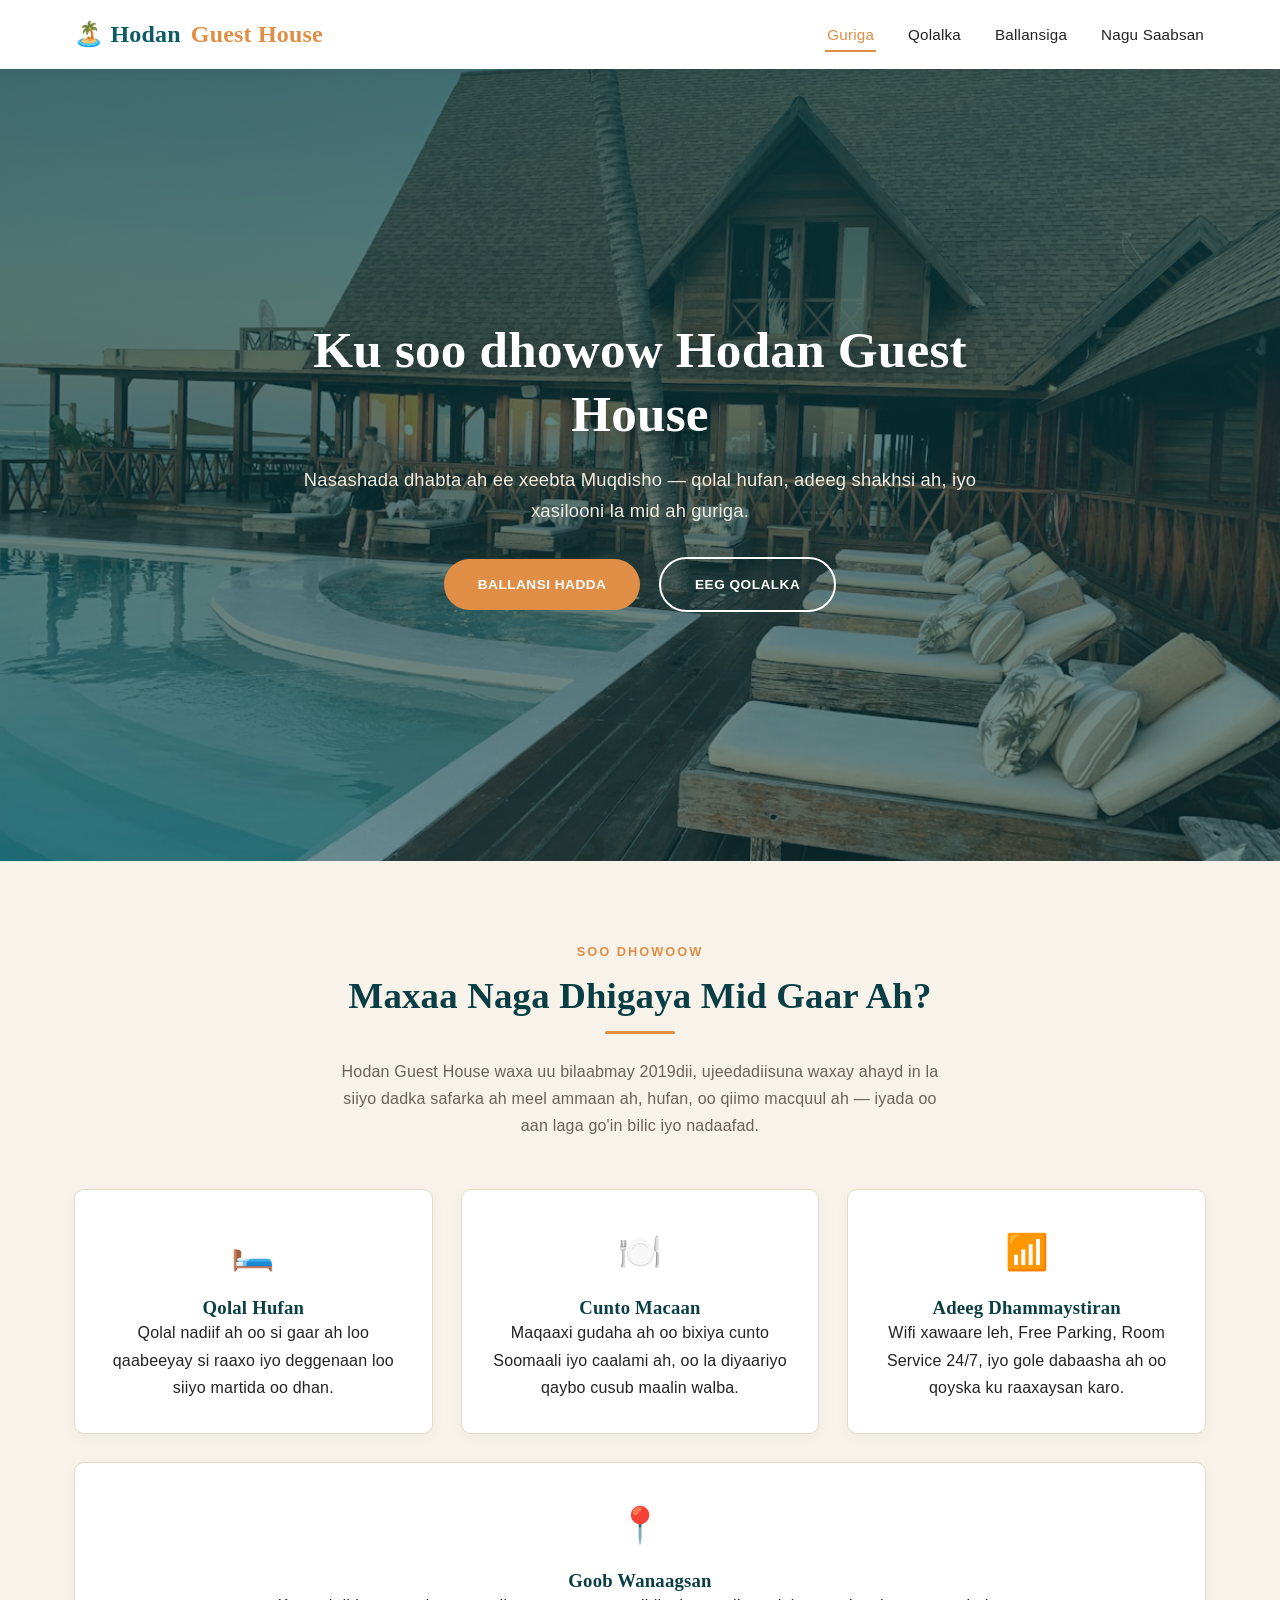
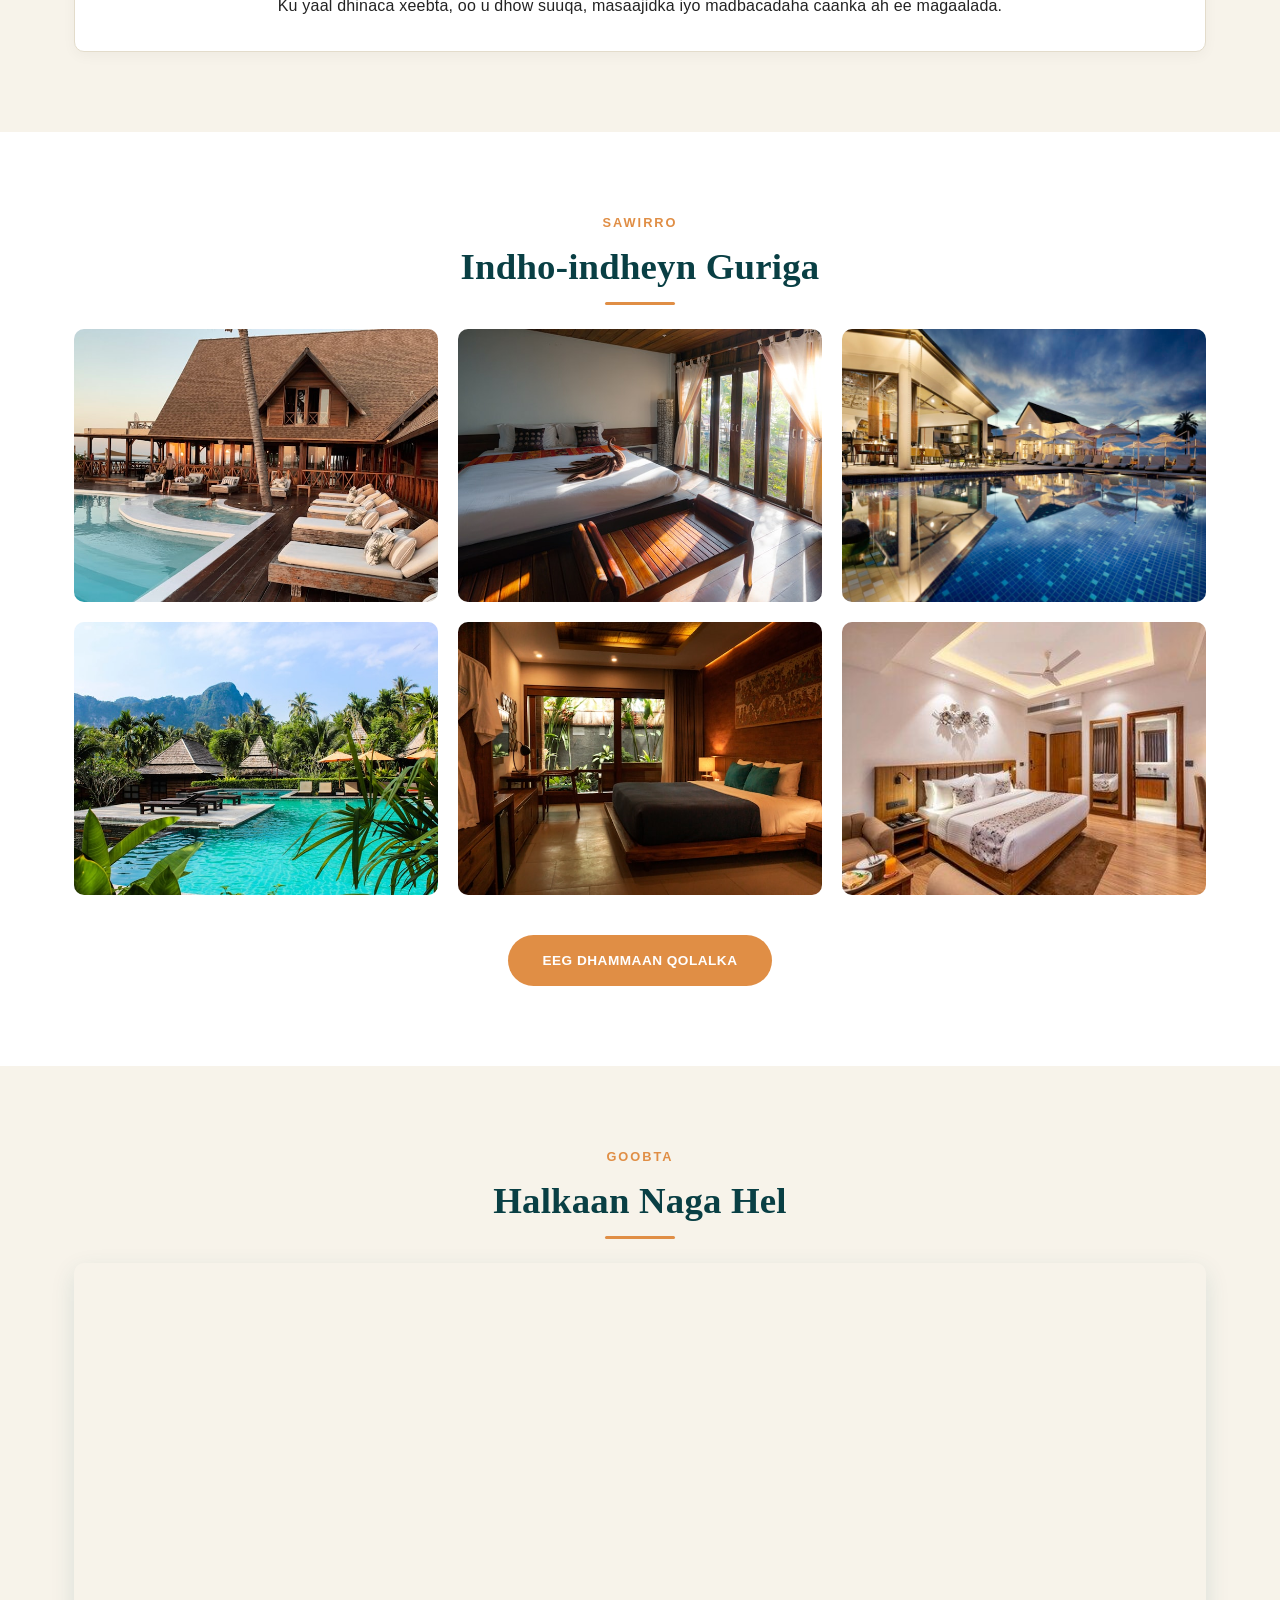
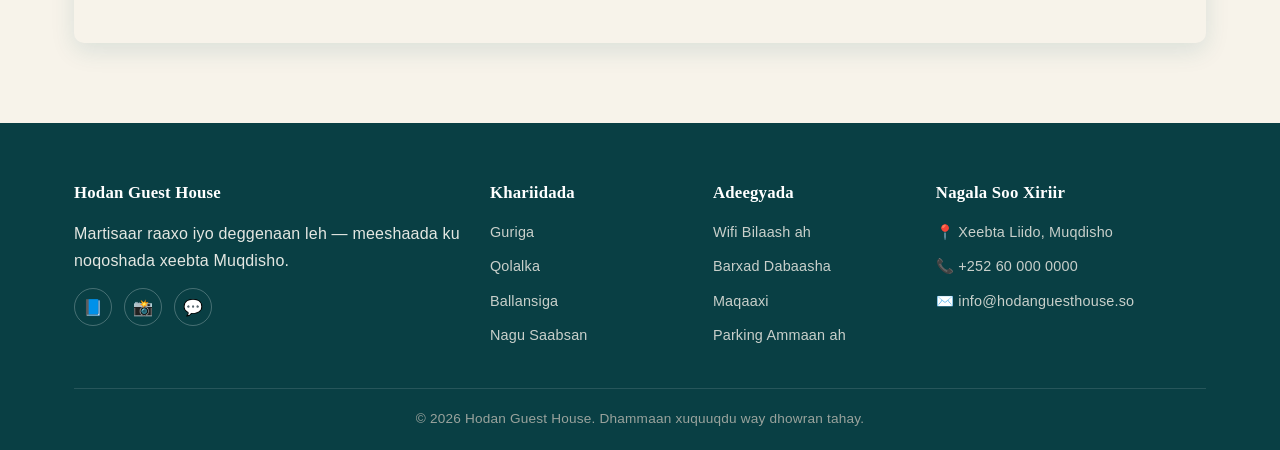
<file: index.html>
<!DOCTYPE html>
<html lang="so">
<head>
  <meta charset="UTF-8">
  <meta name="viewport" content="width=device-width, initial-scale=1.0">
  <title>Hodan Guest House | Bogga Hore</title>
  <link rel="stylesheet" href="style.css">
</head>
<body>
  <header class="site-header">
    <div class="nav-wrapper">
      <a href="index.html" class="logo">🏝️ Hodan <span>Guest House</span></a>
      <nav class="main-nav">
        <ul>
          <li><a href="index.html" class="active">Guriga</a></li>
          <li><a href="rooms.html">Qolalka</a></li>
          <li><a href="booking.html">Ballansiga</a></li>
          <li><a href="about.html">Nagu Saabsan</a></li>
        </ul>
      </nav>    
    </div>
  </header>
  <section class="hero">
    <div class="hero-content">
      <h1>Ku soo dhowow Hodan Guest House</h1>
      <p>Nasashada dhabta ah ee xeebta Muqdisho — qolal hufan, adeeg shakhsi ah, iyo xasilooni la mid ah guriga.</p>
      <a href="booking.html" class="btn">Ballansi Hadda</a>
      <a href="rooms.html" class="btn btn-outline">Eeg Qolalka</a>
    </div>
  </section>
  <main>
    <section id="overview">
      <div class="container">
        <span class="eyebrow">Soo Dhowoow</span>
        <h2 class="section-title">Maxaa Naga Dhigaya Mid Gaar Ah?</h2>
        <div class="divider"></div>
        <p class="section-sub">Hodan Guest House waxa uu bilaabmay 2019dii, ujeedadiisuna waxay ahayd in la siiyo dadka safarka ah meel ammaan ah, hufan, oo qiimo macquul ah — iyada oo aan laga go'in bilic iyo nadaafad.</p>

        <div class="overview-grid">
          <article class="overview-card">
            <div class="icon">🛏️</div>
            <h3>Qolal Hufan</h3>
            <p>Qolal nadiif ah oo si gaar ah loo qaabeeyay si raaxo iyo deggenaan loo siiyo martida oo dhan.</p>
          </article>
          <article class="overview-card">
            <div class="icon">🍽️</div>
            <h3>Cunto Macaan</h3>
            <p>Maqaaxi gudaha ah oo bixiya cunto Soomaali iyo caalami ah, oo la diyaariyo qaybo cusub maalin walba.</p>
          </article>
          <article class="overview-card">
            <div class="icon">📶</div>
            <h3>Adeeg Dhammaystiran</h3>
            <p>Wifi xawaare leh, Free Parking, Room Service 24/7, iyo gole dabaasha ah oo qoyska ku raaxaysan karo.</p>
          </article>
          <article class="overview-card">
            <div class="icon">📍</div>
            <h3>Goob Wanaagsan</h3>
            <p>Ku yaal dhinaca xeebta, oo u dhow suuqa, masaajidka iyo madbacadaha caanka ah ee magaalada.</p>
          </article>
        </div>
      </div>
    </section>
    <section class="bg-alt" id="gallery-preview">
      <div class="container">
        <span class="eyebrow">Sawirro</span>
        <h2 class="section-title">Indho-indheyn Guriga</h2>
        <div class="divider"></div>

        <div class="gallery-grid">
          <figure class="gallery-item">
            <img src="Qlka jiifka.png" alt="Qolka jiifka oo nadiif ah leh sariir weyn">
            <figcaption class="gallery-caption">Qolka Deluxe</figcaption>
          </figure>
          <figure class="gallery-item">
            <img src="maqaaxida hoolka.png" alt="Maqaaxida hoolka oo miisaska leh">
            <figcaption class="gallery-caption">Maqaaxida</figcaption>
          </figure>
          <figure class="gallery-item">
            <img src="barxada dabaasha.png" alt="Barxadda dabaasha">
            <figcaption class="gallery-caption">Barxadda Dabaasha</figcaption>
          </figure>
          <figure class="gallery-item">
            <img src="aragga xeebta.png" alt="Qolka fadhiga ee dekedda u eg">
            <figcaption class="gallery-caption">Aragga Xeebta</figcaption>
          </figure>
          <figure class="gallery-item">
            <img src="soo dhaweynta.png" alt="Albaabka soo dhaweynta">
            <figcaption class="gallery-caption">Soo Dhaweynta</figcaption>
          </figure>
          <figure class="gallery-item">
            <img src="Qolka kolanka.png" alt="Qolka kulanka">
            <figcaption class="gallery-caption">Qolka Kulanka</figcaption>
          </figure>
        </div>
        <div style="text-align:center; margin-top:40px;">
          <a href="rooms.html" class="btn">Eeg Dhammaan Qolalka</a>
        </div>
      </div>
    </section>
    <section id="location">
      <div class="container">
        <span class="eyebrow">Goobta</span>
        <h2 class="section-title">Halkaan Naga Hel</h2>
        <div class="divider"></div>
        <div class="embed-wrapper">
          <iframe src="https://www.google.com/maps?q=Mogadishu,Somalia&output=embed" loading="lazy" referrerpolicy="no-referrer-when-downgrade" title="Goobta Hodan Guest House"></iframe>
        </div>
      </div>
    </section>
  </main>
  <footer class="site-footer">
    <div class="container">
      <div class="footer-grid">
        <div>
          <h4>Hodan Guest House</h4>
          <p>Martisaar raaxo iyo deggenaan leh — meeshaada ku noqoshada xeebta Muqdisho.</p>
          <div class="social-links">
            <a href="https://facebook.com" target="_blank" rel="noopener" aria-label="Facebook">📘</a>
            <a href="https://instagram.com" target="_blank" rel="noopener" aria-label="Instagram">📸</a>
            <a href="https://wa.me/252600000000" target="_blank" rel="noopener" aria-label="WhatsApp">💬</a>
          </div>
        </div>
        <div>
          <h4>Khariidada</h4>
          <ul>
            <li><a href="index.html">Guriga</a></li>
            <li><a href="rooms.html">Qolalka</a></li>
            <li><a href="booking.html">Ballansiga</a></li>
            <li><a href="about.html">Nagu Saabsan</a></li>
          </ul>
        </div>
        <div>
          <h4>Adeegyada</h4>
          <ul>
            <li>Wifi Bilaash ah</li>
            <li>Barxad Dabaasha</li>
            <li>Maqaaxi</li>
            <li>Parking Ammaan ah</li>
          </ul>
        </div>
        <div>
          <h4>Nagala Soo Xiriir</h4>
          <ul>
            <li>📍 Xeebta Liido, Muqdisho</li>
            <li>📞 +252 60 000 0000</li>
            <li>✉️ info@hodanguesthouse.so</li>
          </ul>
        </div>
      </div>
      <div class="footer-bottom">
        &copy; 2026 Hodan Guest House. Dhammaan xuquuqdu way dhowran tahay.
      </div>
    </div>
  </footer>

</body>
</html>
</file>
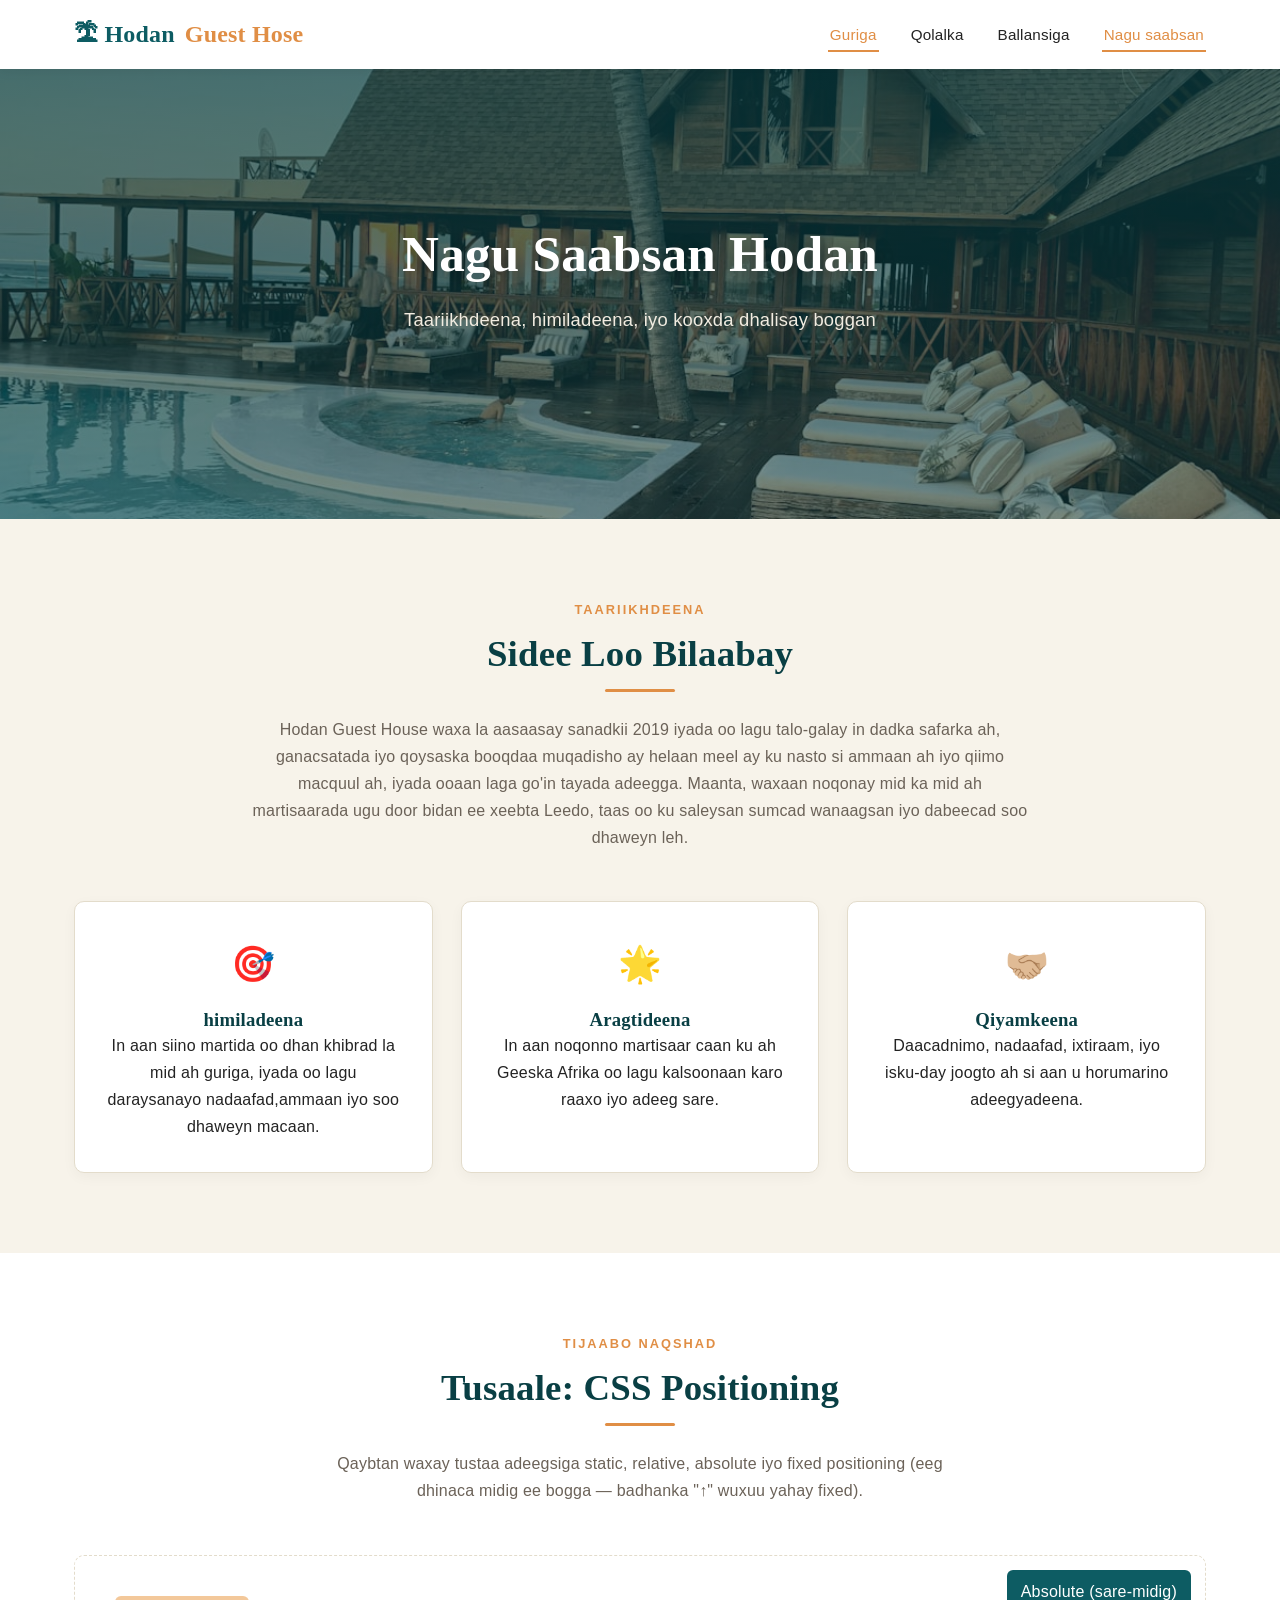
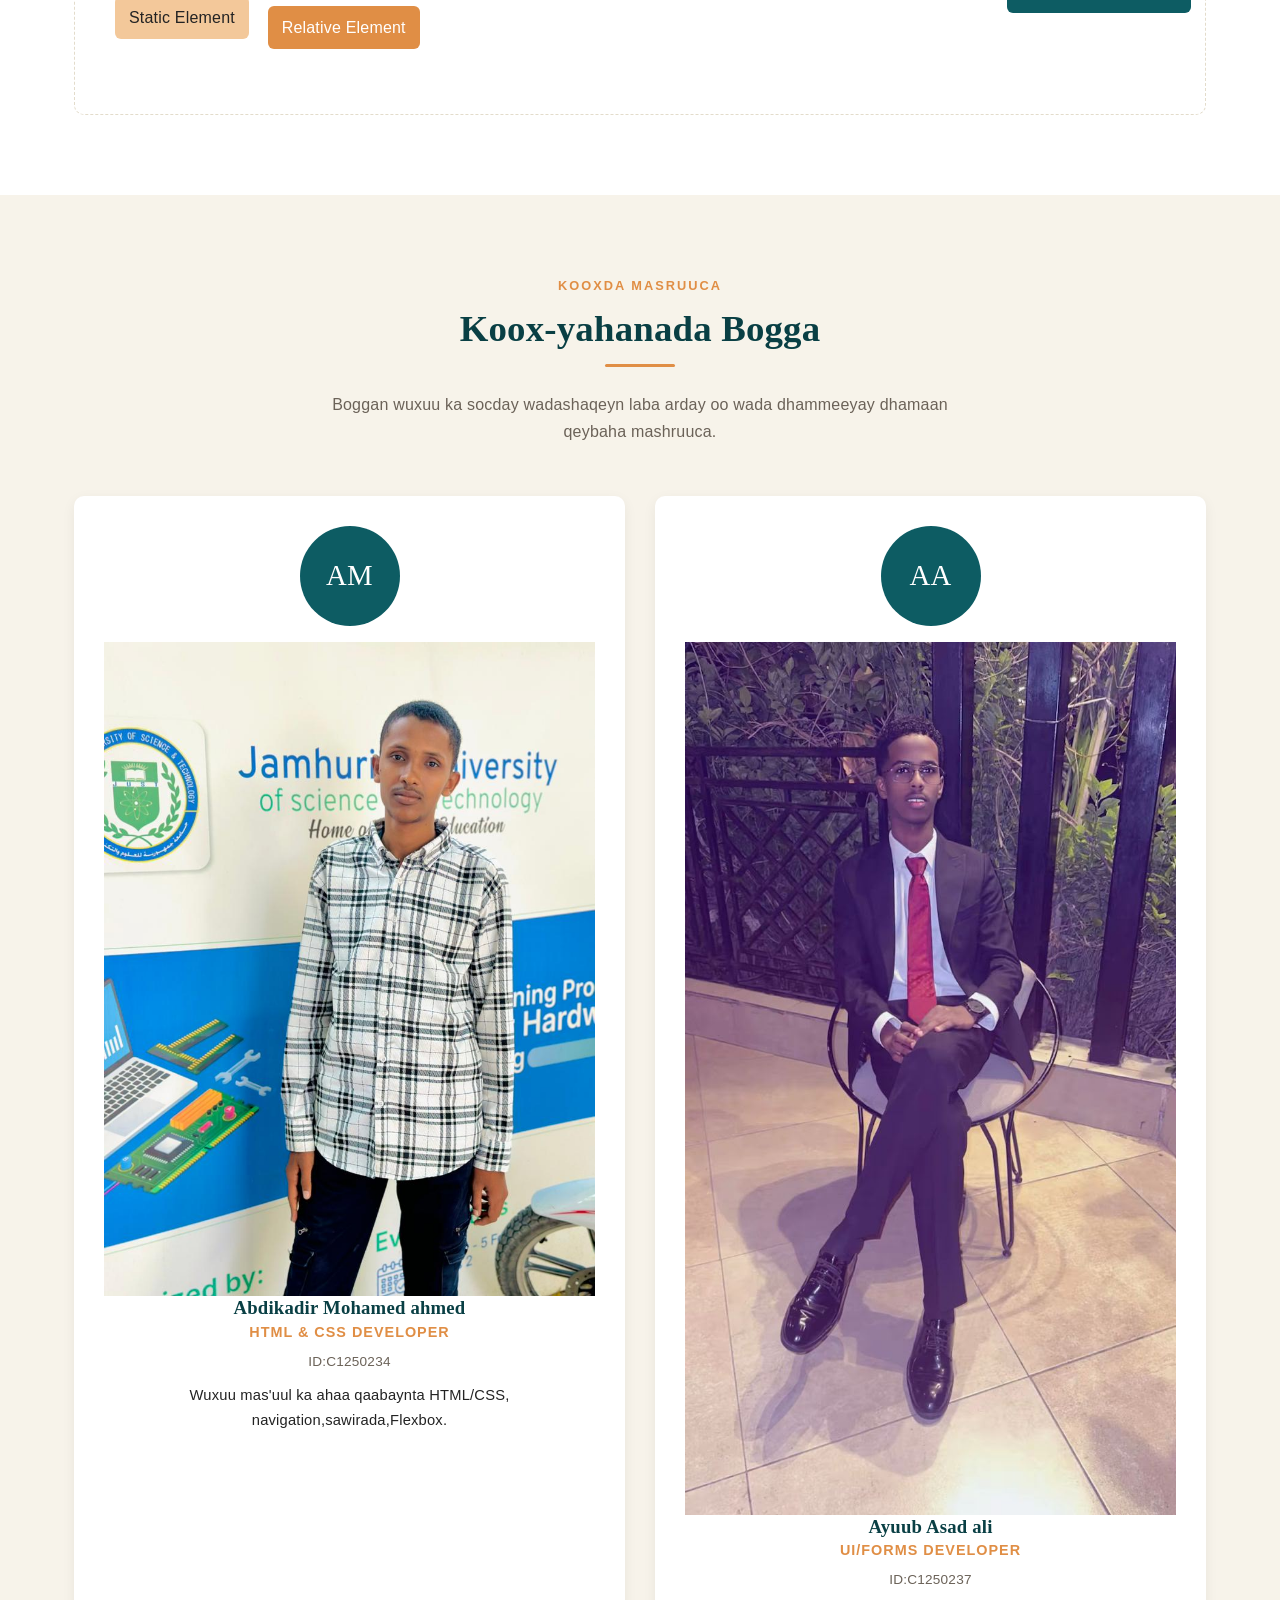
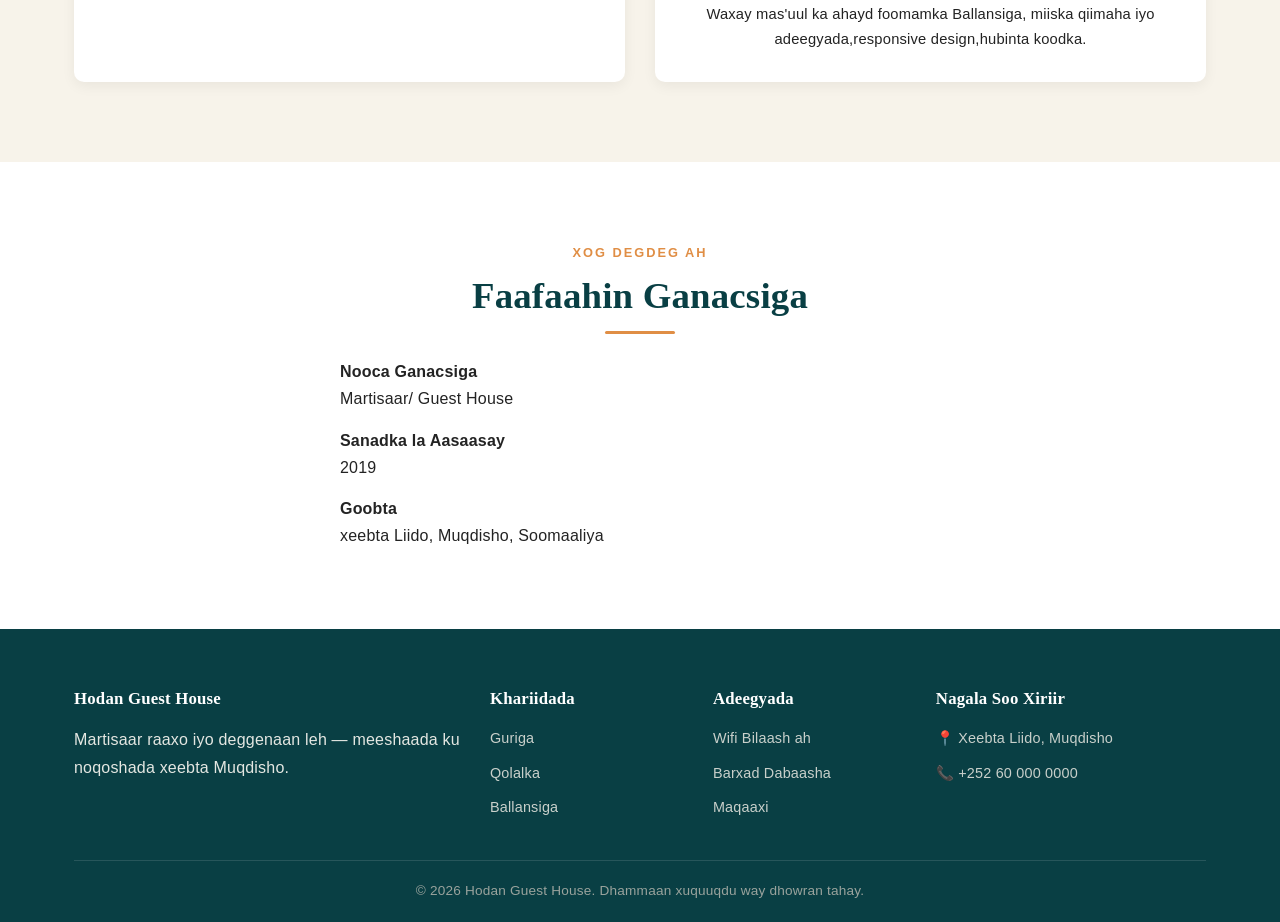
<file: about.html>
<!DOCTYPE html>
<html lang="en">
<head>
    <meta charset="UTF-8">
    <meta name="viewport" content="width=device-width, initial-scale=1.0">
    <title>Hodan Guest Hose | Nagu Saabsan</title>
    <link rel="stylesheet" href="style.css">
</head>
<body>
     <header class="site-header">
        <div class="nav-wrapper">
            <a href="index.html" class="logo">🏝 Hodan <span>Guest Hose</span></a>
            <nav class="main-nav">
                <ul>
                    <li><a href="index.html" class="active">Guriga</a></li>
                    <li><a href="rooms.html">Qolalka</a></li>
                    <li><a href="booking.html">Ballansiga</a></li>
                    <li><a href="about.html" class="active">Nagu saabsan</a></li>
                </ul>
            </nav>
        </div>
    </header>
     <section class="hero" style="min-height: 50vh;">
        <div class="hero-content">
            <h1>Nagu Saabsan Hodan</h1>
            <p>Taariikhdeena, himiladeena, iyo kooxda dhalisay boggan</p>
          </div>
    </section>
    <main>
        <section id="story">
            <div class="container">
                <span class="eyebrow">Taariikhdeena</span>
                <h2 class="section-title">Sidee Loo Bilaabay</h2>
                <div class="divider"></div>
                <p class="section-sub" style="max-width: 780px;">Hodan Guest House waxa la aasaasay sanadkii 2019 iyada oo lagu talo-galay in dadka safarka ah, ganacsatada iyo qoysaska booqdaa muqadisho ay helaan meel ay ku nasto si ammaan ah iyo qiimo macquul ah, iyada ooaan laga go'in tayada adeegga. Maanta, waxaan noqonay mid ka mid ah martisaarada ugu door bidan ee xeebta Leedo, taas oo ku saleysan sumcad wanaagsan iyo dabeecad soo dhaweyn leh.</p>
                <div class="overview-grid" style="margin-top: 50px;">
                    <article class="overview-card">
                        <div class="icon">🎯</div>
                        <h3>himiladeena</h3>
                        <p>In aan siino martida oo dhan khibrad la mid ah guriga, iyada oo lagu daraysanayo nadaafad,ammaan iyo soo dhaweyn macaan.</p>
                    </article>
                    <article class="overview-card">
            <div class="icon">🌟</div>
            <h3>Aragtideena</h3>
            <p>In aan noqonno martisaar caan ku ah Geeska Afrika oo lagu kalsoonaan karo raaxo iyo adeeg sare.</p>
          </article>
                    <article class="overview-card">
                        <div class="icon">🤝🏼</div>
                        <h3>Qiyamkeena</h3>
                        <p>Daacadnimo, nadaafad, ixtiraam, iyo isku-day joogto ah si aan u horumarino adeegyadeena.</p>
                    </article>
                </div>
            </div>
        </section>
       <section class="bg-alt">
      <div class="container">
        <span class="eyebrow">Tijaabo Naqshad</span>
        <h2 class="section-title">Tusaale: CSS Positioning</h2>
        <div class="divider"></div>
        <p class="section-sub">Qaybtan waxay tustaa adeegsiga static, relative, absolute iyo fixed positioning (eeg dhinaca midig ee bogga — badhanka "↑" wuxuu yahay fixed).</p>
        <div class="position-demo">
          <span class="pos-static">Static Element</span>
          <span class="pos-relative">Relative Element</span>
          <span class="pos-absolute">Absolute (sare-midig)</span>
        </div>
      </div>
    </section>
    <section id="team">
        <div class="container">
            <span class="eyebrow">Kooxda Masruuca</span>
            <h2 class="section-title">Koox-yahanada Bogga</h2>
            <div class="divider"></div>
            <p class="section-sub">Boggan wuxuu ka socday wadashaqeyn laba arday oo wada dhammeeyay dhamaan qeybaha mashruuca.</p>
            <div class="team-grid">
                <article class="team-card">
                    <div class="team-avatar">AM</div>
                    <img src="Abdikadir.png" alt="">
                    <h3>Abdikadir Mohamed ahmed</h3>
                    <p class="team-role">HTML & CSS Developer</p>
                    <p class="team-id">ID:C1250234</p>
                    <P style="margin-top: 10PX;font-size: 0.92rem;">Wuxuu mas'uul ka ahaa qaabaynta HTML/CSS, navigation,sawirada,Flexbox.</P>
                </article>
                <article class="team-card">
                    <div class="team-avatar">AA</div>
                    <img src="Ayuub.png" alt="Ayuub">
                    <h3>Ayuub Asad ali</h3>
                    <p class="team-role">UI/Forms Developer</p>
                    <p class="team-id">ID:C1250237</p>
                    <P style="margin-top: 10PX;font-size: 0.92rem;">Waxay mas'uul ka ahayd foomamka  Ballansiga, miiska qiimaha iyo adeegyada,responsive design,hubinta koodka.</P>
                </article>
            </div>
        </div>
    </section>
    <section class="bg-alt">
        <div class="container">
            <span class="eyebrow">Xog Degdeg ah</span>
            <h2 class="section-title">Faafaahin Ganacsiga</h2>
            <div class="divider"></div>
            <dl style="max-width: 600px; margin:0 auto;">
                <dt style="font-weight: 700;margin-top: 14px;">Nooca Ganacsiga</dt>
                <dd>Martisaar/ Guest House</dd>
                <dt style="font-weight: 700;margin-top: 14px;">Sanadka la Aasaasay</dt>
                <dd>2019</dd>
                <dt style="font-weight: 700;margin-top: 14px;">Goobta</dt>
                <dd>xeebta Liido, Muqdisho, Soomaaliya</dd>
            </dl>
        </div>
    </section>
    </main>
    <footer class="site-footer">
    <div class="container">
      <div class="footer-grid">
        <div>
          <h4>Hodan Guest House</h4>
          <p>Martisaar raaxo iyo deggenaan leh — meeshaada ku noqoshada xeebta Muqdisho.</p>
        </div>
        <div>
          <h4>Khariidada</h4>
          <ul>
            <li><a href="index.html">Guriga</a></li>
            <li><a href="rooms.html">Qolalka</a></li>
            <li><a href="booking.html">Ballansiga</a></li>
          </ul>
        </div>
        <div>
          <h4>Adeegyada</h4>
          <ul>
            <li>Wifi Bilaash ah</li>
            <li>Barxad Dabaasha</li>
            <li>Maqaaxi</li>
          </ul>
        </div>
        <div>
          <h4>Nagala Soo Xiriir</h4>
          <ul>
            <li>📍 Xeebta Liido, Muqdisho</li>
            <li>📞 +252 60 000 0000</li>
          </ul>
        </div>
      </div>
      <div class="footer-bottom">&copy; 2026 Hodan Guest House. Dhammaan xuquuqdu way dhowran tahay.</div>
    </div>
  </footer>
</body>
</html>
</file>
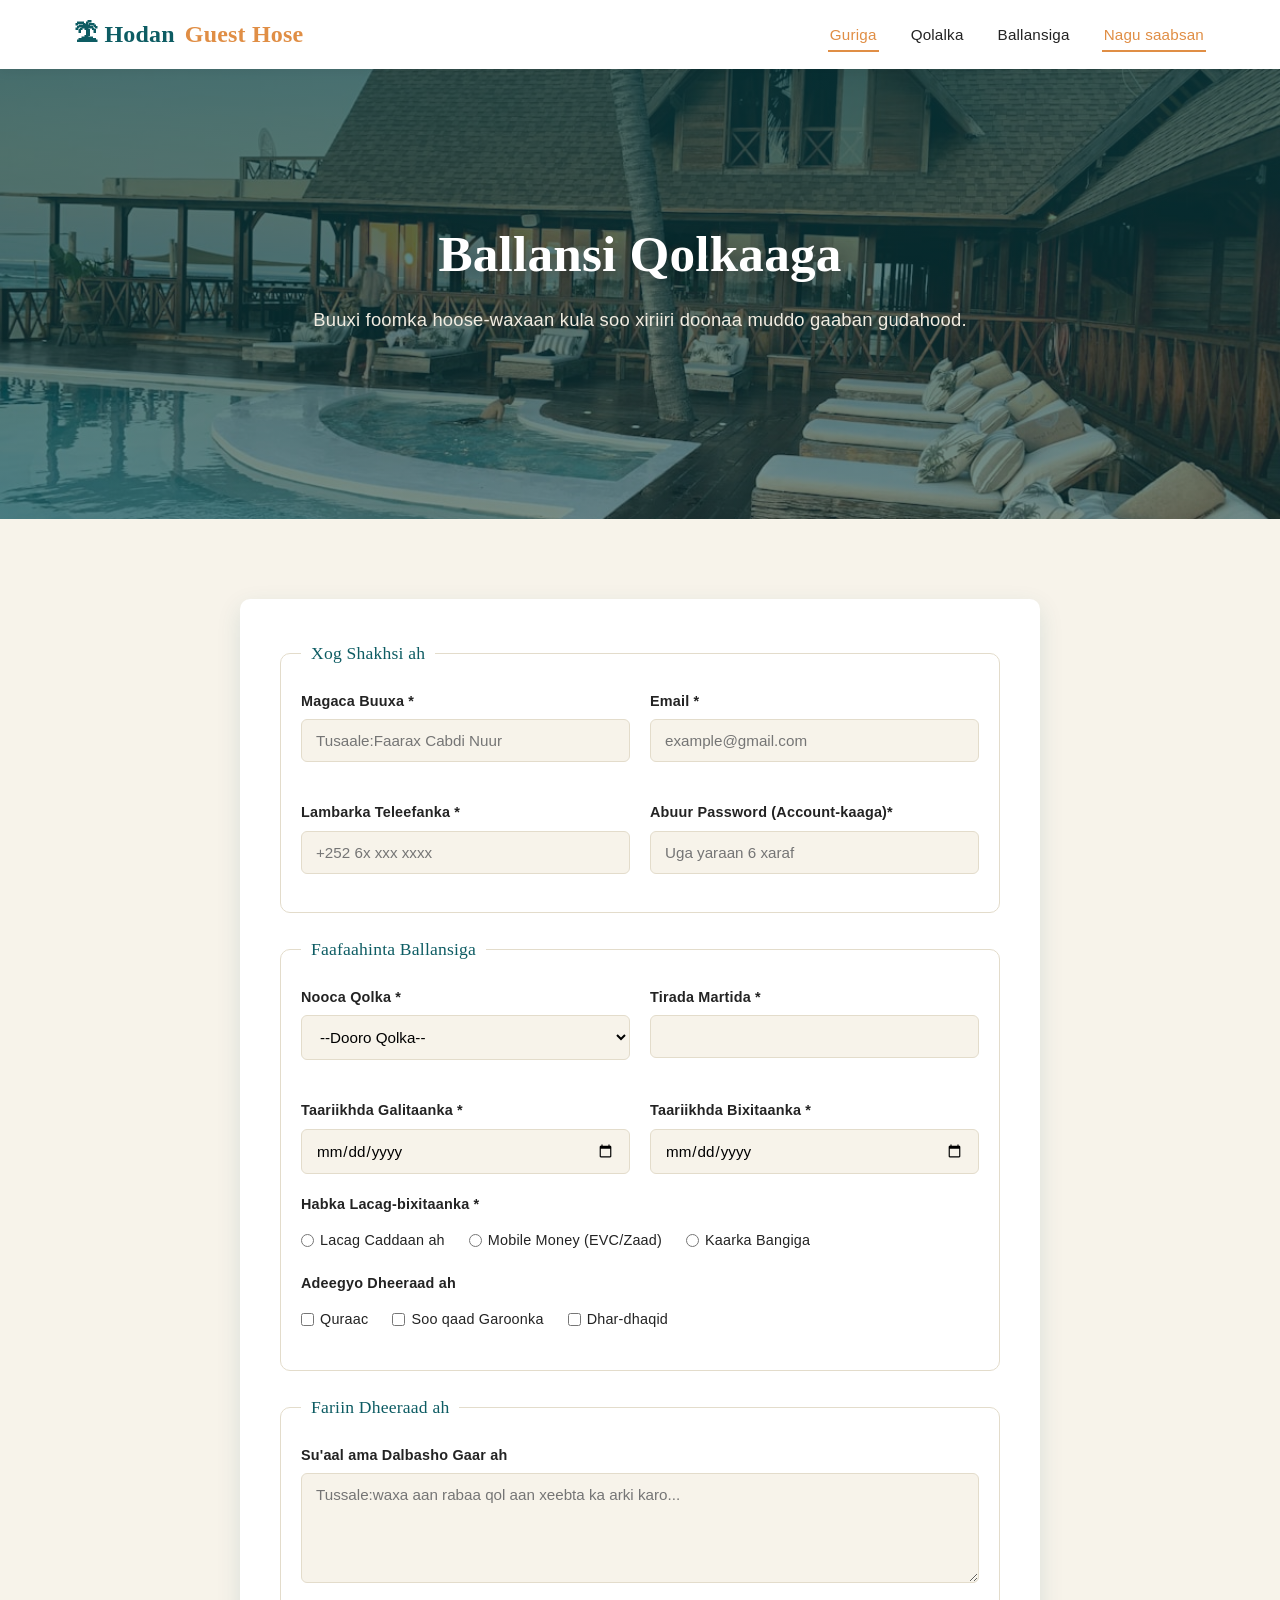
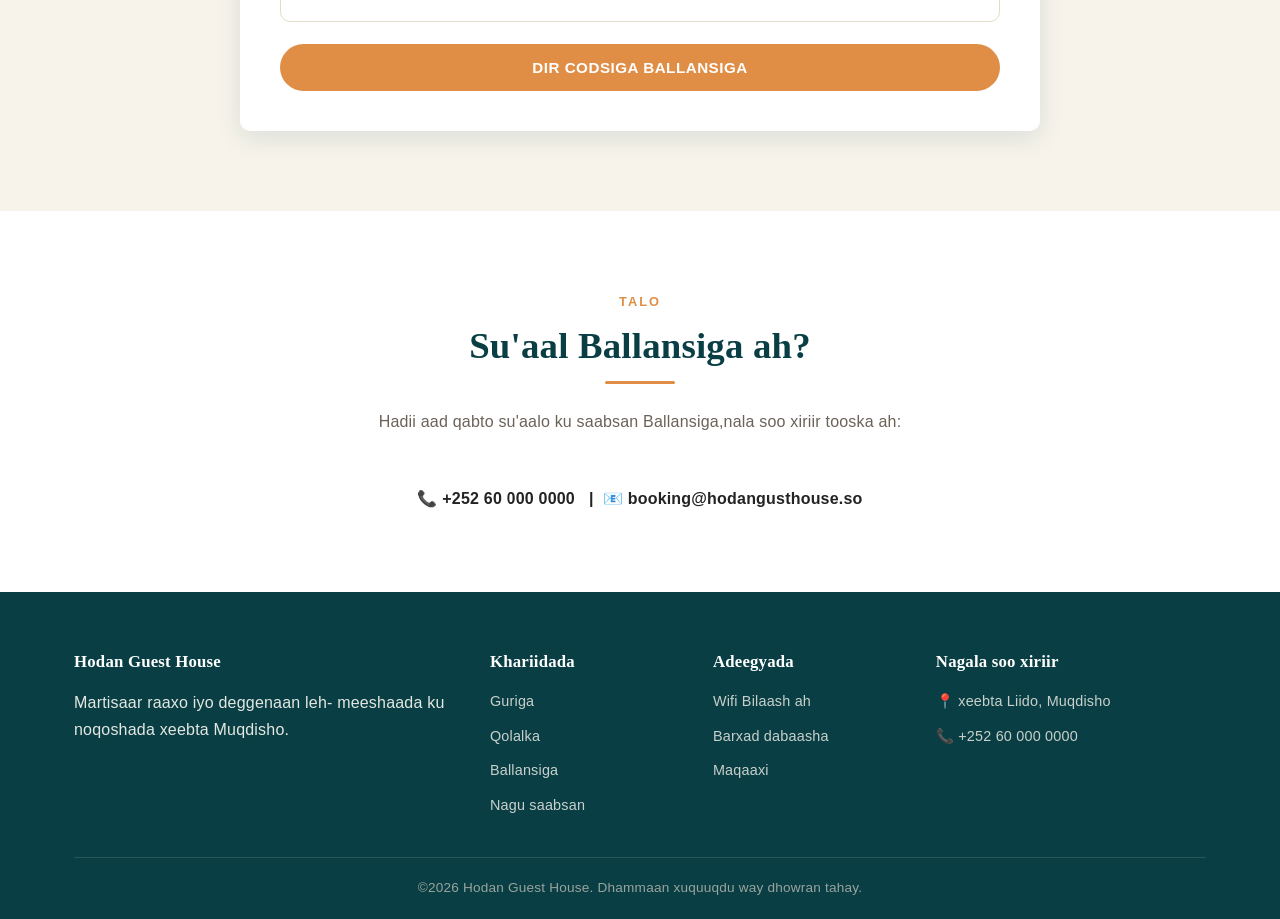
<file: booking.html>
<!DOCTYPE html>
<html lang="en">
<head>
    <meta charset="UTF-8">
    <meta name="viewport" content="width=device-width, initial-scale=1.0">
    <title>Hodan Guest Hose | Ballansiga</title>
    <link rel="stylesheet" href="style.css">
</head>
<body>
     <header class="site-header">
        <div class="nav-wrapper">
            <a href="index.html" class="logo">🏝 Hodan <span>Guest Hose</span></a>
            <nav class="main-nav">
                <ul>
                    <li><a href="index.html" class="active">Guriga</a></li>
                    <li><a href="rooms.html">Qolalka</a></li>
                    <li><a href="booking.html">Ballansiga</a></li>
                    <li><a href="about.html" class="active">Nagu saabsan</a></li>
                </ul>
            </nav>
        </div>
    </header>
    <section class="hero" style="min-height: 50vh;">
        <div class="hero-content">
            <h1>Ballansi Qolkaaga</h1>
            <p>Buuxi foomka hoose-waxaan kula soo xiriiri doonaa muddo gaaban gudahood.</p>
          </div>
    </section>
    <main>
        <section id="booking-form">
            <div class="container">
                <div class="form-wrapper">
                    <form class="validate-form" action="#" method="post">
                        <fieldset>
                            <legend>Xog Shakhsi ah</legend>
                            <div class="form-grid">
                                <div class="field-group">
                                    <label for="fullname">Magaca Buuxa *</label>
                                    <input type="text" name="fullname" id="fullname" placeholder="Tusaale:Faarax Cabdi Nuur" required minlength="4">
                                  </div>
                                  <div class="field-group">
                                    <label for="email">Email *</label>
                                    <input type="email" name="email" id="email" placeholder="example@gmail.com" required>
                                  </div>
                                  <div class="field-group">
                                    <label for="phone">Lambarka Teleefanka *</label>
                                    <input type="tel" name="phone" id="phone" placeholder="+252 6x xxx xxxx">
                                  </div>
                                   <div class="field-group">
                                    <label for="password">Abuur Password (Account-kaaga)*</label>
                                    <input type="password" name="password" id="password" placeholder="Uga yaraan 6 xaraf" required minlength="6">
                                 </div>
                                </div>
                        </fieldset>
                        <fieldset>
                            <legend>Faafaahinta Ballansiga</legend>
                            <div class="form-grid">
                                <div class="field-group">
                                <label for="room-type">Nooca Qolka *</label>
                                <select name="room-type" id="room-type" required>
                                    <option value="">--Dooro Qolka-- </option>
                                    <option value="standard">Qolka Caadiga ah- $25</option>
                                    <option value="deluxe">Qolka Deluxe- $45</option>
                                    <option value="family">Family Suite- $70</option>
                                </select>
                            </div>
                            <div class="field-group">
                                <label for="guests">Tirada Martida *</label>
                                <input type="number" name="guests" id="guests" min="1" max="4" required>
                            </div>
                            <div class="field-group">
                                <label for="checkin">Taariikhda Galitaanka *</label>
                                <input type="date" name="checkin" id="checkin" required>
                            </div>
                            <div class="field-group">
                                <label for="checkout">Taariikhda Bixitaanka *</label>
                                <input type="date" name="checkout" id="checkout" required>
                            </div>
                            </div>
                            <div class="field-group fuul">
                                <label>Habka Lacag-bixitaanka *</label>
                                <div class="radio-row">
                                    <label><input type="radio" name="payment" value="cash" required>Lacag Caddaan ah</label>
                                    <label><input type="radio" name="payment" value="mobile">Mobile Money (EVC/Zaad)</label>
                                    <label><input type="radio" name="payment" value="card">Kaarka Bangiga</label>
                                </div>
                            </div>
                            <div class="field-group fuul">
                                <label>Adeegyo Dheeraad ah</label>
                                <div class="checkbox-row">
                                    <label><input type="checkbox" name="extrs" value="breakfast">Quraac</label>
                                    <label><input type="checkbox" name="extrs" value="airport">Soo qaad Garoonka</label>
                                    <label><input type="checkbox" name="extrs" value="laundry">Dhar-dhaqid</label>
                                </div>
                            </div>
                        </fieldset>
                        <fieldset>
                            <legend>Fariin Dheeraad ah</legend>
                            <div class="field-group fuul">
                                <label for="message">Su'aal ama Dalbasho Gaar ah</label>
                                <textarea name="message" id="message" placeholder="Tussale:waxa aan rabaa qol aan xeebta ka arki karo..."></textarea>
                            </div>
                        </fieldset>
                        <button type="submit" class="btn">Dir Codsiga Ballansiga</button>

                    </form>
                </div>
            </div>
        </section>
        <section class="bg-alt">
            <div class="container" style="text-align: center;">
                <span class="eyebrow">Talo</span>
                <h2 class="section-title">Su'aal Ballansiga ah?</h2>
                <div class="divider"></div>
                <p class="section-sub">Hadii aad qabto su'aalo ku saabsan Ballansiga,nala soo xiriir tooska ah:</p>
                <p style="font-weight: 600;">📞 +252 60 000 0000 &nbsp; |&nbsp; 📧 booking@hodangusthouse.so</p>
            </div>
        </section>
    </main>
     <footer class="site-footer">
        <div class="container">
            <div class="footer-grid">
                <div>
                    <h4>Hodan Guest House</h4>
                    <p>Martisaar raaxo iyo deggenaan leh- meeshaada ku noqoshada xeebta Muqdisho.</p>
            </div>
            <div>
                <h4>Khariidada</h4>
                <ul>
                    <li><a href="index.html">Guriga</a></li>
                    <li><a href="rooms.html">Qolalka</a></li>
                    <li><a href="booking.html">Ballansiga</a></li>
                    <li><a href="about.html">Nagu saabsan</a></li>
                </ul>
            </div>
            <div>
                <h4>Adeegyada</h4>
                <ul>
                    <li>Wifi Bilaash ah</li>
                    <li>Barxad dabaasha</li>
                    <li>Maqaaxi</li>
                </ul>
            </div>
            <div>
            <h4>Nagala soo xiriir</h4>
            <ul>
                <li>📍 xeebta Liido, Muqdisho</li>
                <li>📞 +252 60 000 0000</li>
            </ul>
        </div>
        </div>
        <div class="footer-bottom">
            &copy;2026 Hodan Guest House. Dhammaan xuquuqdu way dhowran tahay.
        </div>
        </div>
        </footer>
</body>
</html>
</file>
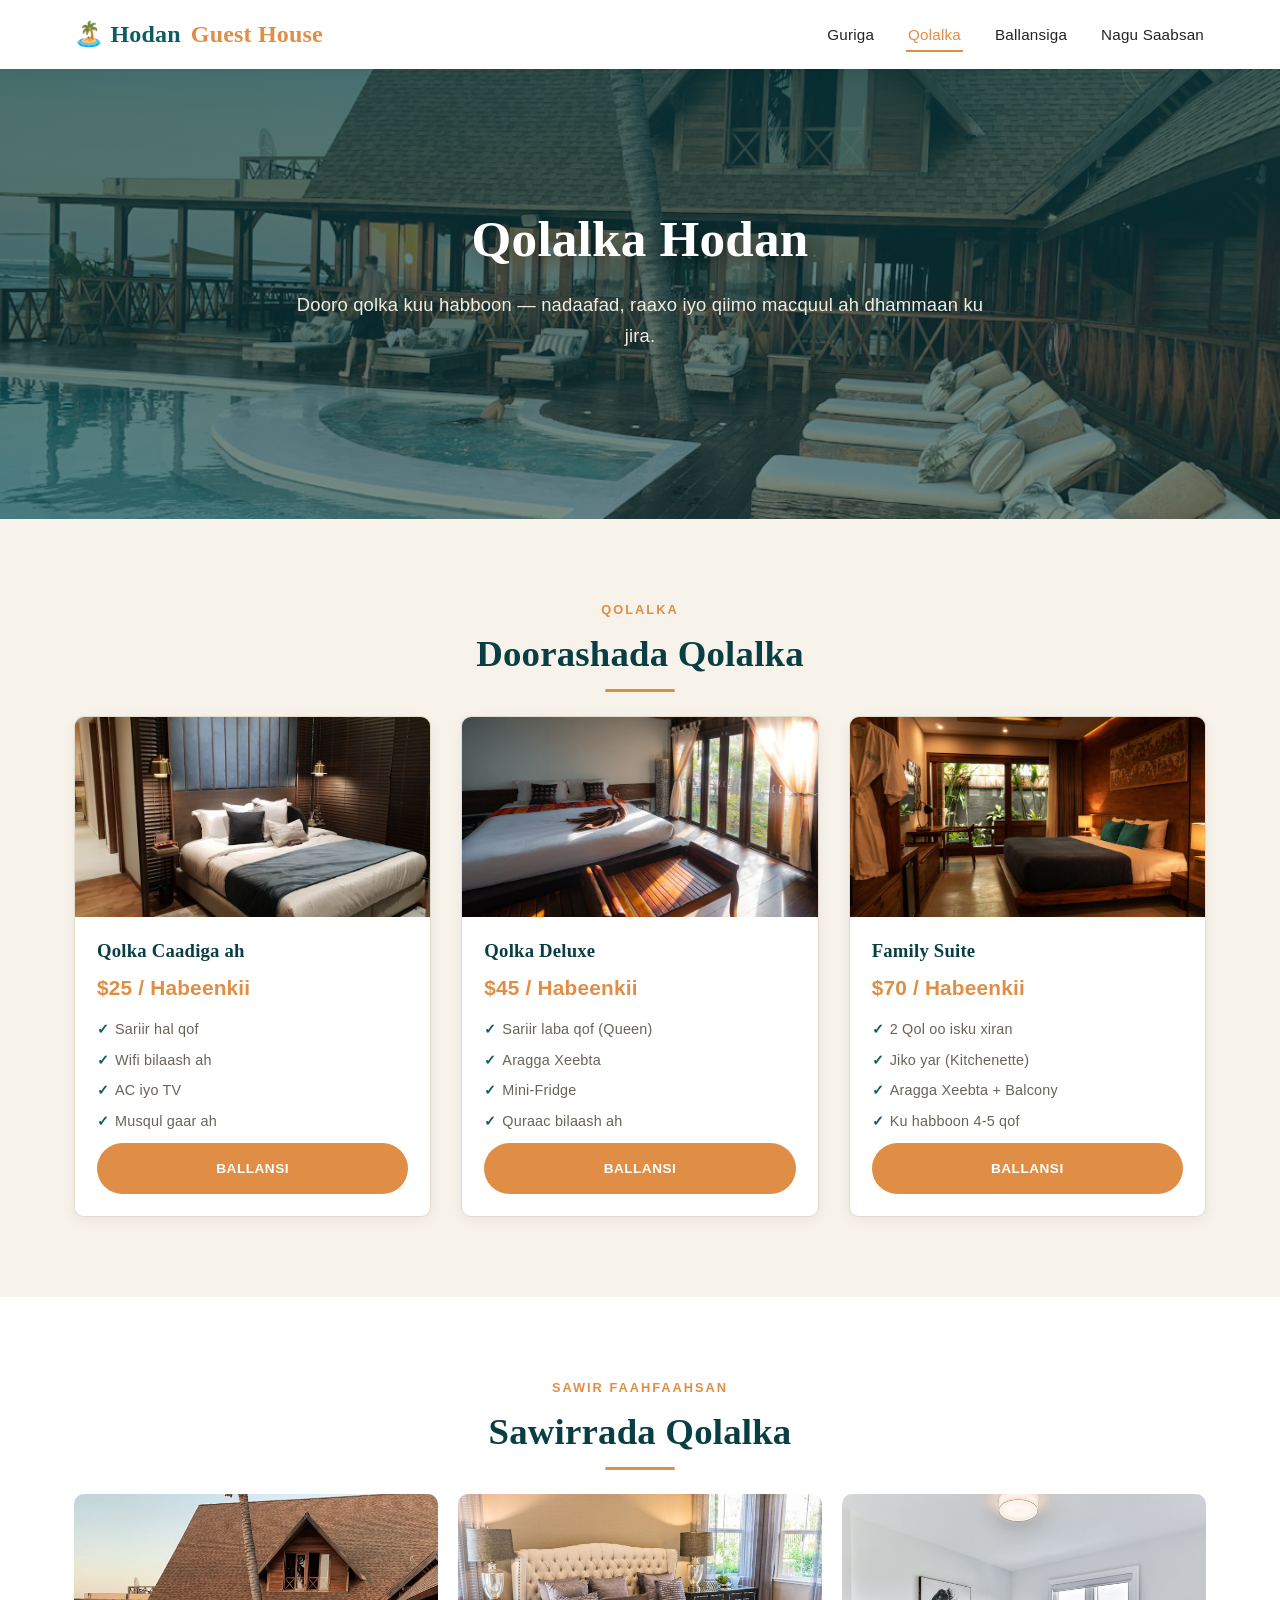
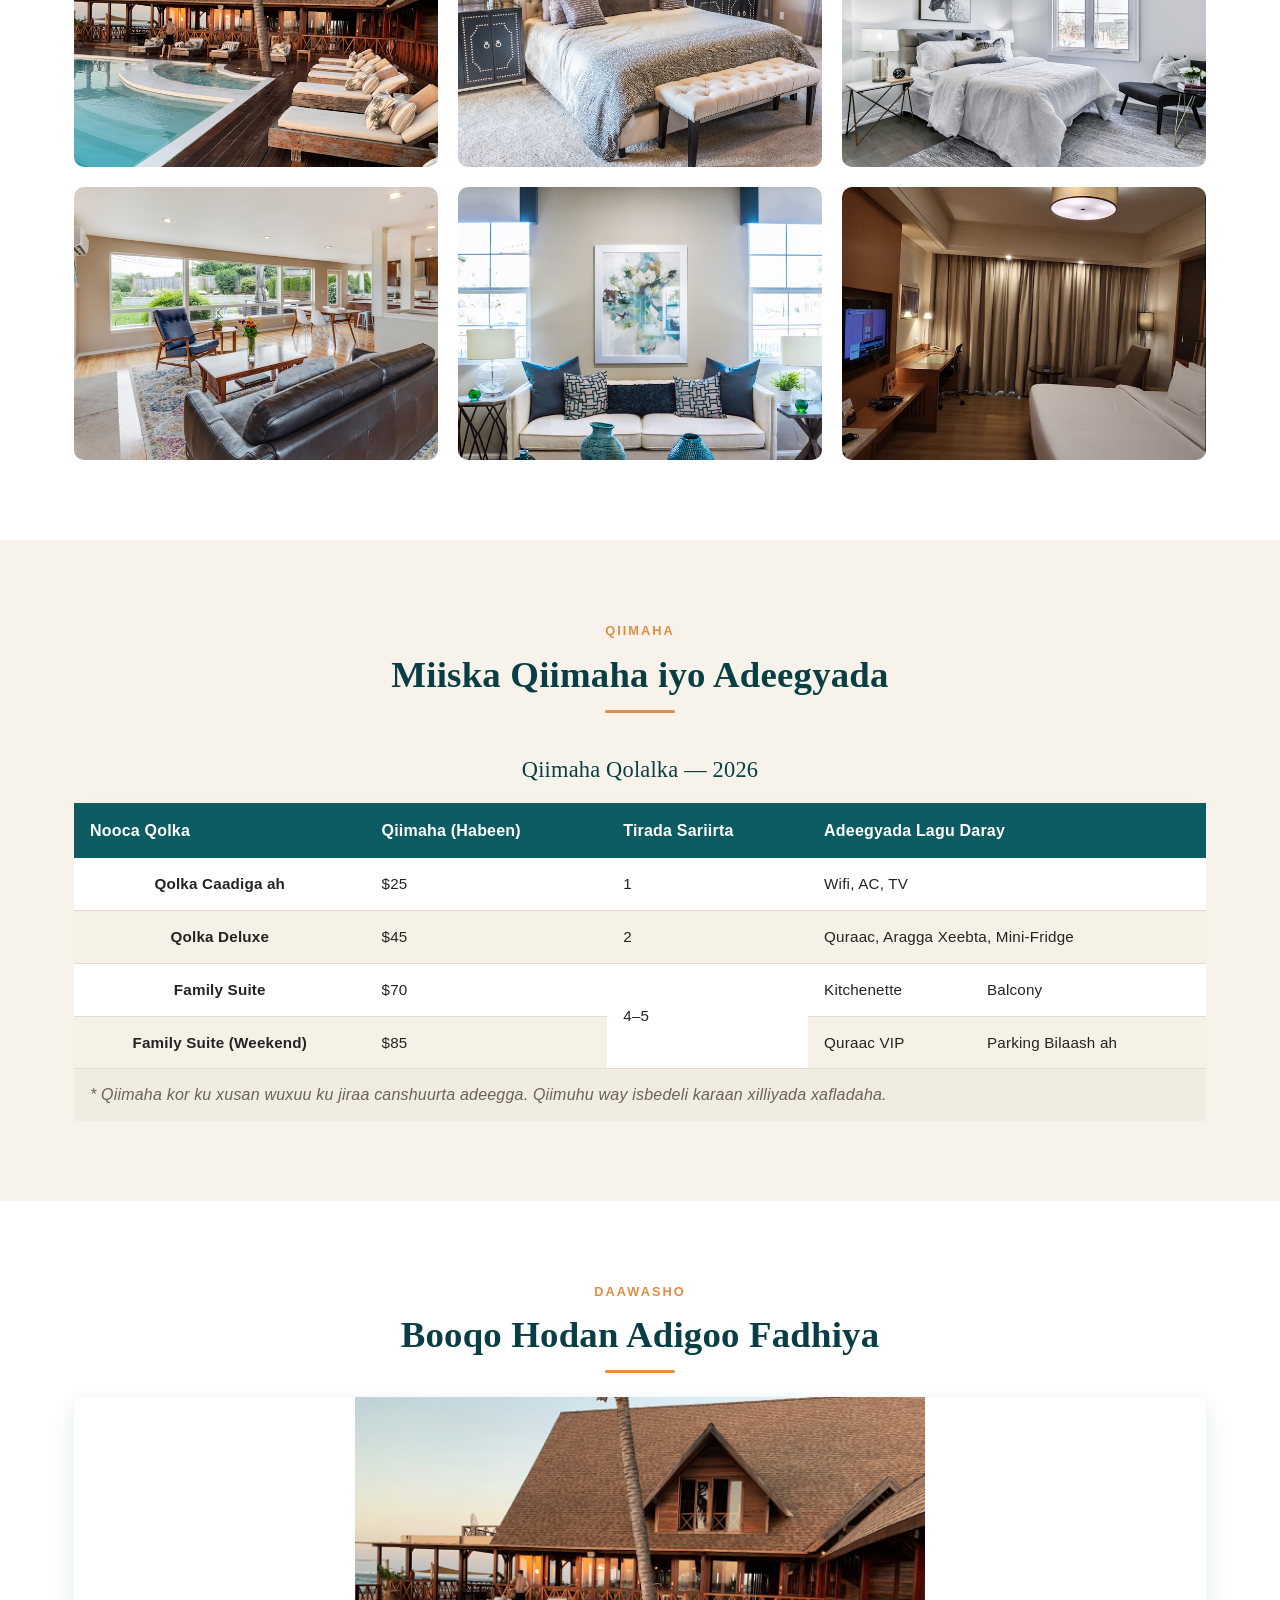
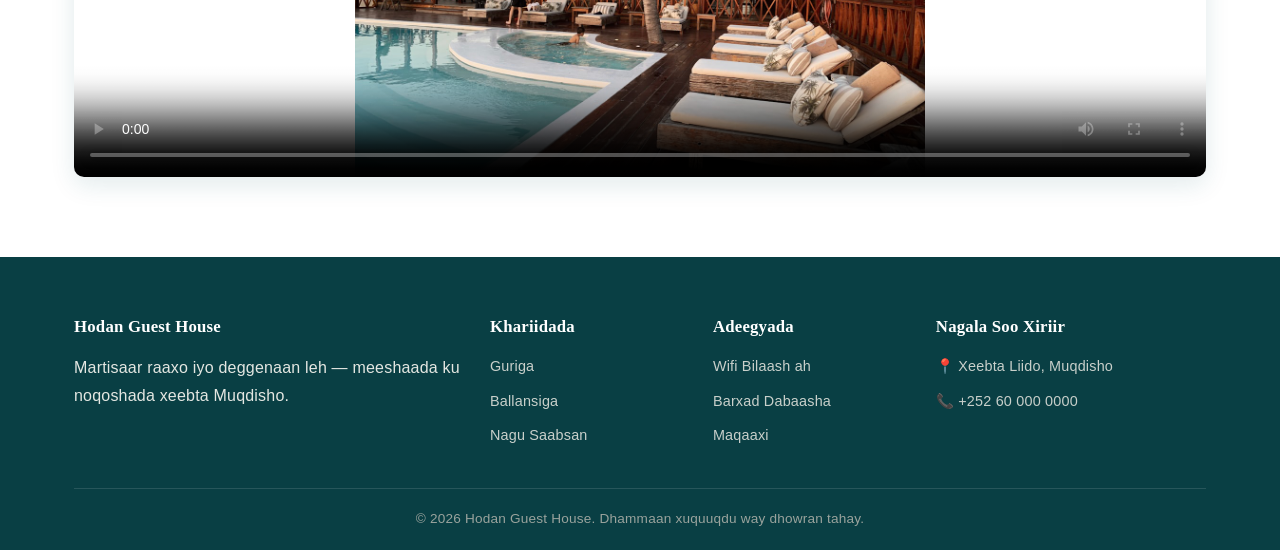
<file: rooms.html>
<!DOCTYPE html>
<html lang="so">
<head>
  <meta charset="UTF-8">
  <meta name="viewport" content="width=device-width, initial-scale=1.0">
  <title>Hodan Guest House | Qolalka</title>
  <link rel="stylesheet" href="style.css">
</head>
<body>
  <header class="site-header">
    <div class="nav-wrapper">
      <a href="index.html" class="logo">🏝️ Hodan <span>Guest House</span></a>
      <nav class="main-nav">
        <ul>
          <li><a href="index.html">Guriga</a></li>
          <li><a href="rooms.html" class="active">Qolalka</a></li>
          <li><a href="booking.html">Ballansiga</a></li>
          <li><a href="about.html">Nagu Saabsan</a></li>
        </ul>
      </nav>    
    </div>
  </header>
  <section class="hero" style="min-height:50vh;">
    <div class="hero-content">
      <h1>Qolalka Hodan</h1>
      <p>Dooro qolka kuu habboon — nadaafad, raaxo iyo qiimo macquul ah dhammaan ku jira.</p>
    </div>
  </section>
  <main>
    <section id="rooms">
      <div class="container">
        <span class="eyebrow">Qolalka</span>
        <h2 class="section-title">Doorashada Qolalka</h2>
        <div class="divider"></div>
        <div class="rooms-grid">
          <article class="room-card">
            <img src="Qolka caadiga.png" alt="Qol caadi ah oo sariir hal qof leh">
            <div class="room-info">
              <h3>Qolka Caadiga ah</h3>
              <p class="room-price">$25 / Habeenkii</p>
              <ul>
                <li>Sariir hal qof</li>
                <li>Wifi bilaash ah</li>
                <li>AC iyo TV</li>
                <li>Musqul gaar ah</li>
              </ul>
              <a href="booking.html" class="btn" style="width:100%;display:block;text-align:center;margin-top:10px;">Ballansi</a>
            </div>
          </article>
          <article class="room-card">
            <img src="Qolka deluxe.png" alt="Qolka Deluxe oo sariir laba qof leh">
            <div class="room-info">
              <h3>Qolka Deluxe</h3>
              <p class="room-price">$45 / Habeenkii</p>
              <ul>
                <li>Sariir laba qof (Queen)</li>
                <li>Aragga Xeebta</li>
                <li>Mini-Fridge</li>
                <li>Quraac bilaash ah</li>
              </ul>
              <a href="booking.html" class="btn" style="width:100%;display:block;text-align:center;margin-top:10px;">Ballansi</a>
            </div>
          </article>
          <article class="room-card">
            <img src="Family suite.jpg" alt="Suite weyn oo qoyska ku habboon">
            <div class="room-info">
              <h3>Family Suite</h3>
              <p class="room-price">$70 / Habeenkii</p>
              <ul>
                <li>2 Qol oo isku xiran</li>
                <li>Jiko yar (Kitchenette)</li>
                <li>Aragga Xeebta + Balcony</li>
                <li>Ku habboon 4-5 qof</li>
              </ul>
              <a href="booking.html" class="btn" style="width:100%;display:block;text-align:center;margin-top:10px;">Ballansi</a>
            </div>
          </article>
        </div>
      </div>
    </section>
    <section class="bg-alt" id="gallery">
      <div class="container">
        <span class="eyebrow">Sawir Faahfaahsan</span>
        <h2 class="section-title">Sawirrada Qolalka</h2>
        <div class="divider"></div>
        <div class="gallery-grid">
          <figure class="gallery-item">
            <img src="Qolka.png" alt="Qolka Deluxe oo dhan">
            <figcaption class="gallery-caption">Qolka Deluxe</figcaption>
          </figure>
          <figure class="gallery-item">
            <img src="Qolka nadiif ah.png" alt="Musqulka qolka oo nadiif ah">
            <figcaption class="gallery-caption">Musqulka</figcaption>
          </figure>
          <figure class="gallery-item">
            <img src="Qolka familka.png" alt="Sariirta qolka Family Suite">
            <figcaption class="gallery-caption">Family Suite</figcaption>
          </figure>
          <figure class="gallery-item">
            <img src="Balkoonka.png" alt="Balcony aragga xeebta leh">
            <figcaption class="gallery-caption">Balcony</figcaption>
          </figure>
          <figure class="gallery-item">
            <img src="Qolka fadhiga.png" alt="Qolka fadhiga ee Suite-ka">
            <figcaption class="gallery-caption">Qolka Fadhiga</figcaption>
          </figure>
          <figure class="gallery-item">
            <img src="Qlka caadiga ah.png" alt="Sariirta qolka caadiga ah">
            <figcaption class="gallery-caption">Qolka Caadiga</figcaption>
          </figure>
        </div>
      </div>
    </section>
    <section id="pricing">
      <div class="container">
        <span class="eyebrow">Qiimaha</span>
        <h2 class="section-title">Miiska Qiimaha iyo Adeegyada</h2>
        <div class="divider"></div>

        <div class="table-wrapper">
          <table class="price-table">
            <caption>Qiimaha Qolalka — 2026</caption>
            <thead>
              <tr>
                <th scope="col">Nooca Qolka</th>
                <th scope="col">Qiimaha (Habeen)</th>
                <th scope="col">Tirada Sariirta</th>
                <th scope="col" colspan="2">Adeegyada Lagu Daray</th>
              </tr>
            </thead>
            <tbody>
              <tr>
                <th scope="row">Qolka Caadiga ah</th>
                <td>$25</td>
                <td>1</td>
                <td colspan="2">Wifi, AC, TV</td>
              </tr>
              <tr>
                <th scope="row">Qolka Deluxe</th>
                <td>$45</td>
                <td>2</td>
                <td colspan="2">Quraac, Aragga Xeebta, Mini-Fridge</td>
              </tr>
              <tr>
                <th scope="row">Family Suite</th>
                <td>$70</td>
                <td rowspan="2">4–5</td>
                <td>Kitchenette</td>
                <td>Balcony</td>
              </tr>
              <tr>
                <th scope="row">Family Suite (Weekend)</th>
                <td>$85</td>
                <td>Quraac VIP</td>
                <td>Parking Bilaash ah</td>
              </tr>
            </tbody>
            <tfoot>
              <tr>
                <td colspan="5">* Qiimaha kor ku xusan wuxuu ku jiraa canshuurta adeegga. Qiimuhu way isbedeli karaan xilliyada xafladaha.</td>
              </tr>
            </tfoot>
          </table>
        </div>
      </div>
    </section>
    <section class="bg-alt">
      <div class="container">
        <span class="eyebrow">Daawasho</span>
        <h2 class="section-title">Booqo Hodan Adigoo Fadhiya</h2>
        <div class="divider"></div>
        <div class="embed-wrapper">
          <video controls poster="Guriga.jpg">
            <source src="video.mp4" type="video/mp4">Browser-kaagu ma taageerayo muuqaalka video-ga.
          </video>
        </div>
      </div>
    </section>
  </main>
  <footer class="site-footer">
    <div class="container">
      <div class="footer-grid">
        <div>
          <h4>Hodan Guest House</h4>
          <p>Martisaar raaxo iyo deggenaan leh — meeshaada ku noqoshada xeebta Muqdisho.</p>
        </div>
        <div>
          <h4>Khariidada</h4>
          <ul>
            <li><a href="index.html">Guriga</a></li>
            <li><a href="booking.html">Ballansiga</a></li>
            <li><a href="about.html">Nagu Saabsan</a></li>
          </ul>
        </div>
        <div>
          <h4>Adeegyada</h4>
          <ul>
            <li>Wifi Bilaash ah</li>
            <li>Barxad Dabaasha</li>
            <li>Maqaaxi</li>
          </ul>
        </div>
        <div>
          <h4>Nagala Soo Xiriir</h4>
          <ul>
            <li>📍 Xeebta Liido, Muqdisho</li>
            <li>📞 +252 60 000 0000</li>
          </ul>
        </div>
      </div>
      <div class="footer-bottom">&copy; 2026 Hodan Guest House. Dhammaan xuquuqdu way dhowran tahay.</div>
    </div>
  </footer>
</body>
</html>
</file>
<file: style.css>
*{ margin: 0; 
padding: 0; 
box-sizing: border-box;
}
html { 
  scroll-behavior: smooth;
}
body {
  font-family: 'Poppins', 'Segoe UI', sans-serif;
  background-color: #f7f3ea;
  color: #232323;
  line-height: 1.7;
  letter-spacing: 0.2px;
}
img {
    max-width: 100%;
     display: block; 
}
a { text-decoration: none; 
    color: inherit; 
}
ul, ol { 
   list-style: none;
}
h1, h2, h3, h4 {
  font-family: 'Playfair Display', Georgia, serif;
  color: #093f44;
  line-height: 1.25;
}
.container {
  width: 100%;
  max-width: 1180px;
  margin: 0 auto;
  padding: 0 24px;
}
header.site-header {
  position: sticky;
  top: 0;
  z-index: 999;
  background: #ffffff;
  box-shadow: 0 2px 12px rgba(0,0,0,0.06);
}
.nav-wrapper {
  display: flex;
  align-items: center;
  justify-content: space-between;
  padding: 14px 24px;
  max-width: 1180px;
  margin: 0 auto;
}
.logo {
  display: flex;
  align-items: center;
  gap: 10px;
  font-family: 'Playfair Display', Georgia, serif;
  font-size: 1.5rem;
  font-weight: 700;
  color: #0d5c63;
}
.logo span {
  color: #e08e45; 
}
nav.main-nav ul {
  display: flex;
  gap: 30px;
}
nav.main-nav a {
  font-weight: 500;
  font-size: 0.95rem;
  color: #232323;
  position: relative;
  padding: 6px 2px;
}
nav.main-nav a::after {
  content: '';
  position: absolute;
  left: 0; bottom: -3px;
  width: 0%;
  height: 2px;
  background: #e08e45;
}
nav.main-nav a:hover,
nav.main-nav a.active {
  color: #e08e45;
}
nav.main-nav a:hover::after,
nav.main-nav a.active::after {
  width: 100%;
}
.hero {
  position: relative;
  min-height: 88vh;
  display: flex;
  align-items: center;
  justify-content: center;
  text-align: center;
  color: #fff;
  background: linear-gradient(rgba(9,63,68,0.72), rgba(9,63,68,0.55)),
              url('Guriga.jpg') center/cover no-repeat;
}
.hero-content { 
  max-width: 760px;
  padding: 0 20px; 
}
.hero h1 {
  color: #fff;
  font-size: 3.2rem;
  margin-bottom: 18px;
  text-shadow: 0 4px 18px rgba(0,0,0,0.35);
}
.hero p {
  font-size: 1.15rem;
  margin-bottom: 30px;
  color: #f1ece1;
}
.btn {
  display: inline-block;
  background: #e08e45;
  color: #fff;
  padding: 14px 34px;
  border-radius: 30px;
  font-weight: 600;
  letter-spacing: 0.5px;
  border: none;
  cursor: pointer;
  text-transform: uppercase;
  font-size: 0.85rem;
}
.btn:hover { 
  background: #0d5c63; 
  transform: translateY(-3px); 
  box-shadow: 0 8px 24px rgba(13, 92, 99, 0.12); 
}
.btn-outline {
  background: transparent;
  border: 2px solid #fff;
  margin-left: 14px;
}
.btn-outline:hover { 
  background: #fff; 
  color: #093f44; 
}
section {
  padding: 80px 0; 
}
.section-title {
  text-align: center;
  margin-bottom: 12px;
  font-size: 2.3rem;
}
.section-sub {
  text-align: center;
  color: #6b6258;
  max-width: 620px;
  margin: 0 auto 50px;
}
.eyebrow {
  display: block;
  text-align: center;
  text-transform: uppercase;
  letter-spacing: 2px;
  color: #e08e45;
  font-weight: 600;
  font-size: 0.8rem;
  margin-bottom: 10px;
}
.bg-alt { 
  background: #ffffff;
}
.overview-grid {
  display: flex;
  flex-wrap: wrap;
  gap: 28px;
  justify-content: center;
}
.overview-card {
  background: #ffffff;
  border: 1px solid #e3dccb;
  border-radius: 10px;
  padding: 32px 26px;
  flex: 1 1 280px;
  text-align: center;
  box-shadow: 0 4px 14px rgba(0,0,0,0.04);
}
.overview-card:hover {
  transform: translateY(-8px);
  box-shadow: 0 8px 24px rgba(13, 92, 99, 0.12);
  border-color: #e08e45;
}
.overview-card .icon { 
  font-size: 2.2rem; 
  margin-bottom: 14px; 
}
.gallery-grid {
  display: grid;
  grid-template-columns: repeat(3, 1fr);
  gap: 20px;
}
.gallery-item {
  position: relative;
  overflow: hidden;
  border-radius: 10px;
  aspect-ratio: 4/3;
}
.gallery-item img {
  width: 100%; 
  height: 100%;
  object-fit: cover;
}
.gallery-caption {
  inset: auto 0 0 0;
  background: linear-gradient(transparent, rgba(9,63,68,0.85));
  color: #fff;
  padding: 30px 16px 14px;
  font-weight: 600;
}
.gallery-item:hover .gallery-caption { 
  transform: translateY(0);
}
.rooms-grid {
  display: grid;
  grid-template-columns: repeat(3, 1fr);
  gap: 30px;
}
.room-card {
  background: #ffffff;
  border-radius: 10px;
  overflow: hidden;
  box-shadow: 0 4px 14px rgba(0,0,0,0.06);
  border: 1px solid #e3dccb;
}
.room-card:hover { 
  box-shadow: 0 8px 24px rgba(13, 92, 99, 0.12); 
}
.room-card img { 
  height: 200px; 
  object-fit: cover; 
  width: 100%;
}
.room-info { 
  padding: 22px; 
}
.room-price {
  color: #e08e45;
  font-weight: 700;
  font-size: 1.3rem;
  margin: 8px 0 12px;
}
.room-info ul li {
  font-size: 0.9rem;
  color: #6b6258;
  margin-bottom: 6px;
  padding-left: 18px;
  position: relative;
}
.room-info ul li::before {
  content: '✓';
  position: absolute; left: 0;
  color: #0d5c63;
  font-weight: 700;
}
.table-wrapper {
  overflow-x: auto; 
}
table.price-table {
  width: 100%;
  border-collapse: collapse;
  background: #ffffff;
  border-radius: 10px;
  overflow: hidden;
  box-shadow: 0 4px 14px rgba(0,0,0,0.06);
}
table.price-table caption {
  font-family: 'Playfair Display', Georgia, serif;
  font-size: 1.4rem;
  padding: 14px;
  color: #093f44;
}
table.price-table thead th {
  background: #0d5c63;
  color: #fff;
  padding: 14px 16px;
  text-align: left;
  font-weight: 600;
}
table.price-table tbody td,
table.price-table tbody th {
  padding: 13px 16px;
  border-bottom: 1px solid #e3dccb;
  font-size: 0.95rem;
}
table.price-table tbody tr:nth-child(even) {
  background: #f6f1e6; 
}
table.price-table tbody tr:hover { background: #f3c89a;
}
table.price-table tfoot td {
  padding: 12px 16px;
  font-style: italic;
  color: #6b6258;
  background: #f0ece1;
}
.form-wrapper {
  background: #ffffff;
  border-radius: 10px;
  padding: 40px;
  box-shadow: 0 8px 24px rgba(13, 92, 99, 0.12);
  max-width: 800px;
  margin: 0 auto;
}
form .form-grid {
  display: grid;
  grid-template-columns: 1fr 1fr;
  gap: 20px;
}
form fieldset {
  border: 1px solid #e3dccb;
  border-radius: 10px;
  padding: 20px;
  margin-bottom: 22px;
  grid-column: 1 / -1;
}
form legend {
  font-family: 'Playfair Display', Georgia, serif;
  color: #0d5c63;
  padding: 0 10px;
  font-size: 1.1rem;
}
.field-group {
  display: flex; 
  flex-direction: column;
  gap: 6px;
  margin-bottom: 18px; 
}
.field-group.full {
  grid-column: 1 / -1; 
}
label { 
  font-weight: 600; 
  font-size: 0.9rem; 
  color: #232323; 
}
input, select, textarea {
  font-family: 'Poppins', 'Segoe UI', sans-serif;
  padding: 12px 14px;
  border: 1px solid #e3dccb;
  border-radius: 6px;
  font-size: 0.95rem;
  background: #f7f3ea;
}
input:focus, select:focus, textarea:focus {
  outline: none;
  border-color: #e08e45;
  background: #fff;
  box-shadow: 0 0 0 3px rgba(224,142,69,0.18);
}
textarea {
  resize: vertical; 
  min-height: 110px; 
}
.radio-row, .checkbox-row {
  display: flex;
  gap: 24px;
  flex-wrap: wrap;
  margin-top: 6px;
}
.radio-row label, .checkbox-row label {
  display: flex;
  align-items: center;
  gap: 6px;
  font-weight: 400;
}
form .btn { 
  width: 100%; 
  padding: 15px; 
  font-size: 0.95rem; 
}
.faq-item {
  background: #ffffff;
  border: 1px solid #e3dccb;
  border-radius: 10px;
  margin-bottom: 16px;
  overflow: hidden;
}
.faq-item summary {
  padding: 18px 22px;
  font-weight: 600;
  cursor: pointer;
  color: #093f44;
  list-style: none;
  display: flex;
  justify-content: space-between;
  align-items: center;
}
.faq-item summary::after { 
  content: '+'; 
  font-size: 1.4rem; 
  color: #e08e45; 
}
.faq-item[open] summary::after { content: '−'; 
}
.faq-item p { 
  padding: 0 22px 18px; 
  color: #6b6258; 
}
.team-grid {
  display: grid;
  grid-template-columns: repeat(2, 1fr);
  gap: 30px;
}
.team-card {
  background: #ffffff;
  border-radius: 10px;
  padding: 30px;
  text-align: center;
  box-shadow: 0 4px 14px rgba(0,0,0,0.06);
  position: relative;
}
.team-avatar {
  width: 100px; 
  height: 100px;
  border-radius: 50%;
  margin: 0 auto 16px;
  background: #0d5c63;
  color: #fff;
  display: flex;
  align-items: center;
  justify-content: center;
  font-family: 'Playfair Display', Georgia, serif;
  font-size: 1.8rem;
}
.team-role {
  color: #e08e45;
  font-weight: 600;
  margin-bottom: 6px;
  font-size: 0.9rem;
  text-transform: uppercase;
  letter-spacing: 1px;
}
.team-id { 
  color: #6b6258;
  font-size: 0.85rem; 
}
.position-demo {
  position: relative;
  background: #ffffff;
  border: 1px dashed #e3dccb;
  border-radius: 10px;
  padding: 40px;
  min-height: 160px;
}
.pos-static { 
  position: static; 
  display: inline-block; 
  background: #f3c89a;  
  padding: 8px 14px; 
  border-radius: 6px; 
}
.pos-relative { 
  position: relative; 
  top: 10px; 
  left: 14px; 
  display: inline-block; 
  background: #e08e45; 
  color:#fff; 
  padding: 8px 14px; 
  border-radius: 6px; 
}
.pos-absolute { 
  position: absolute; 
  top: 14px; 
  right: 14px; 
  background: #0d5c63; 
  color: #fff; 
  padding: 8px 14px; 
  border-radius: 6px; 
}
.embed-wrapper {
  border-radius: 10px;
  overflow: hidden;
  box-shadow: 0 8px 24px rgba(13, 92, 99, 0.12);
}
.embed-wrapper iframe, .embed-wrapper video {
  width: 100%;
  height: 380px;
  border: none;
  display: block;
}
footer.site-footer {
  background: #093f44;
  color: #e4e7e2;
  padding: 60px 0 20px;
}
.footer-grid {
  display: grid;
  grid-template-columns: 2fr 1fr 1fr 1.4fr;
  gap: 30px;
  margin-bottom: 30px;
}
.footer-grid h4 { 
  color: #fff; 
  margin-bottom: 16px; 
  font-size: 1.05rem; 
}
.footer-grid ul li { 
  margin-bottom: 10px; 
  font-size: 0.9rem; 
  color: #c9d0cb; 
}
.footer-grid ul li a:hover { 
  color: #e08e45; 
}
.social-links { 
  display: flex; 
  gap: 12px; 
  margin-top: 14px; 
}
.social-links a {
  width: 38px; 
  height: 38px;
  border: 1px solid rgba(255,255,255,0.25);
  border-radius: 50%;
  display: flex; 
  align-items: center; 
  justify-content: center;
}
.social-links a:hover { 
  background: #e08e45; 
  border-color: #e08e45; 
}
.footer-bottom {
  text-align: center;
  border-top: 1px solid rgba(255,255,255,0.12);
  padding-top: 18px;
  font-size: 0.85rem;
  color: #9aa39d;
}
.divider {
  width: 70px; 
  height: 3px;
  background: #e08e45;
  margin: 0 auto 24px;
  border-radius: 3px;
}
@media (max-width: 992px) {
  .hero h1 { 
    font-size: 2.4rem; 
  }
  .gallery-grid { 
    grid-template-columns: repeat(2, 1fr);
  }
  .rooms-grid { 
    grid-template-columns: repeat(2, 1fr); 
  }
  .team-grid { 
    grid-template-columns: 1fr; 
  }
  .footer-grid { 
    grid-template-columns: 1fr 1fr;
  }
  form .form-grid { 
    grid-template-columns: 1fr; 
  }
}
@media (max-width: 700px) {
  .nav-wrapper { 
    flex-wrap: wrap; 
  }
  nav.main-nav { 
    width: 100%; 
  }
  nav.main-nav ul {
    flex-direction: row;
    flex-wrap: wrap;
    justify-content: center;
    gap: 14px 20px;
    padding-top: 12px;
  }
  .hero { 
    min-height: 75vh; 
  }
  .hero h1 { 
    font-size: 1.9rem; 
  }
  .hero p { 
    font-size: 1rem; 
  }
  .btn-outline { 
    margin-left: 0; 
    margin-top: 12px; 
    display: block; 
  }
  section { 
    padding: 56px 0; 
  }
  .section-title { 
    font-size: 1.8rem; 
  }
  .gallery-grid { 
    grid-template-columns: 1fr 1fr; gap: 12px; 
  }
  .rooms-grid { 
    grid-template-columns: 1fr; 
  }
  .overview-grid { 
    flex-direction: column; 
  }
  .footer-grid { 
    grid-template-columns: 1fr; 
    text-align: center; 
  }
  .social-links { 
    justify-content: center; 
  }
  .form-wrapper { 
    padding: 24px; 
  }
}
@media (max-width: 480px) {
  .gallery-grid { 
    grid-template-columns: 1fr; 
  }
  .logo { 
    font-size: 1.2rem; 
  }
  .hero h1 { 
    font-size: 1.5rem;
  }
}
</file>
